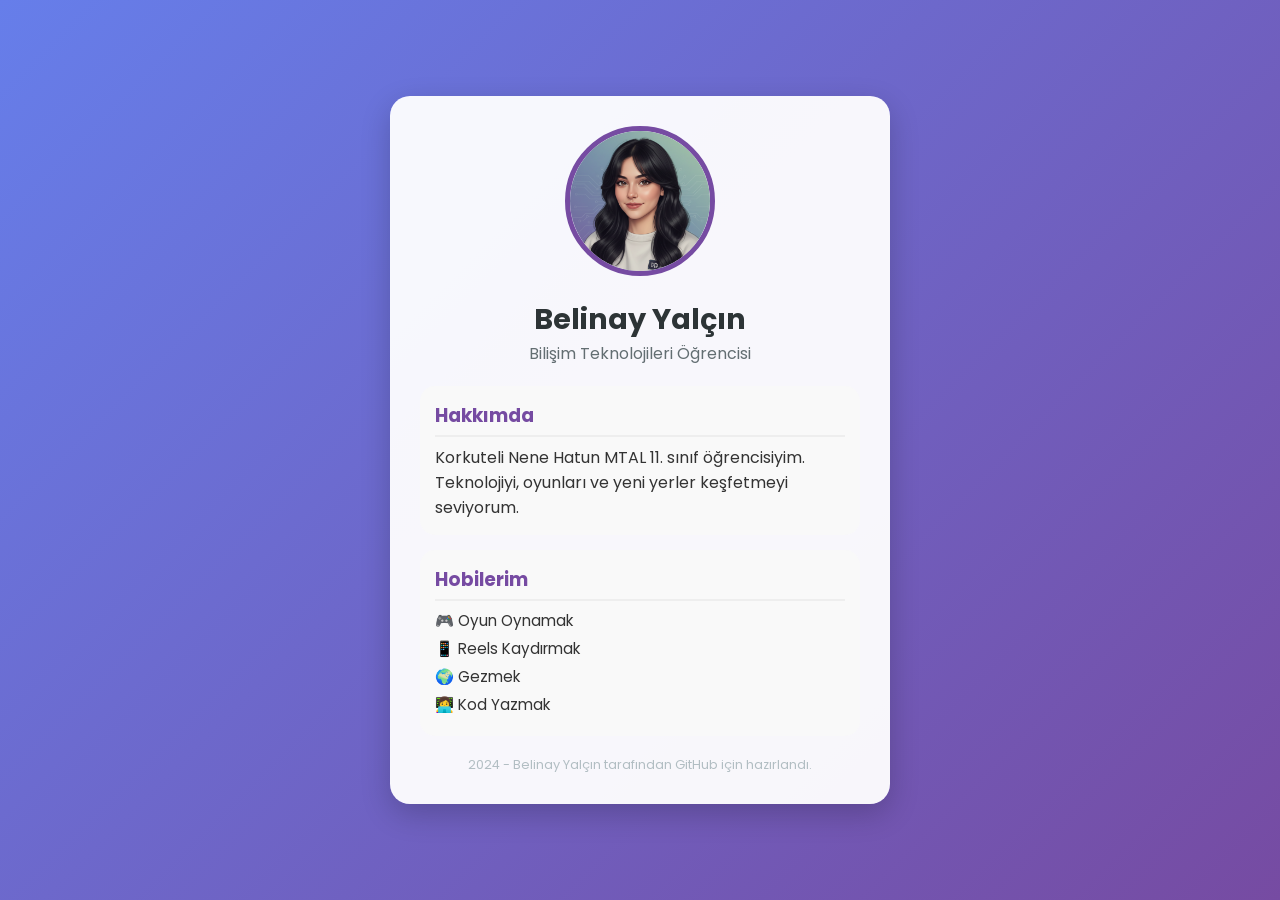
<file: index.html>
<!DOCTYPE html>
<html lang="tr">
<head>
    <meta charset="UTF-8">
    <meta name="viewport" content="width=device-width, initial-scale=1.0">
    <title>Belinay Yalçın | Portfolyo</title>
    <link rel="stylesheet" href="style.css">
    <link href="https://fonts.googleapis.com/css2?family=Poppins:wght@300;400;600&display=swap" rel="stylesheet">
</head>
<body>

    <div class="container">
        <header class="profile-card">
            <img src="profil.png" alt="Belinay Yalçın" class="profile-img">
            <h1>Belinay Yalçın</h1>
            <p class="subtitle">Bilişim Teknolojileri Öğrencisi</p>
        </header>

        <section class="content">
            <div class="card">
                <h3>Hakkımda</h3>
                <p>Korkuteli Nene Hatun MTAL 11. sınıf öğrencisiyim. Teknolojiyi, oyunları ve yeni yerler keşfetmeyi seviyorum.</p>
            </div>

            <div class="card">
                <h3>Hobilerim</h3>
                <ul class="hobi-list">
                    <li>🎮 Oyun Oynamak</li>
                    <li>📱 Reels Kaydırmak</li>
                    <li>🌍 Gezmek</li>
                    <li>👩‍💻 Kod Yazmak</li>
                </ul>
            </div>
        </section>

        <footer>
            <p>2024 - Belinay Yalçın tarafından GitHub için hazırlandı.</p>
        </footer>
    </div>

</body>
</html>
</file>
<file: style.css>
/* Genel Ayarlar */
* {
    margin: 0;
    padding: 0;
    box-sizing: border-box;
}

body {
    font-family: 'Poppins', sans-serif;
    background: linear-gradient(135deg, #667eea 0%, #764ba2 100%);
    color: #333;
    display: flex;
    justify-content: center;
    align-items: center;
    min-height: 100vh;
    padding: 20px;
}

.container {
    max-width: 500px;
    width: 100%;
    background: rgba(255, 255, 255, 0.95);
    border-radius: 20px;
    padding: 30px;
    box-shadow: 0 10px 30px rgba(0,0,0,0.2);
    text-align: center;
}

/* Profil Resmi */
.profile-img {
    width: 150px;
    height: 150px;
    border-radius: 50%;
    border: 5px solid #764ba2;
    object-fit: cover;
    margin-bottom: 15px;
    transition: transform 0.3s ease;
}

.profile-img:hover {
    transform: scale(1.05);
}

h1 {
    font-size: 1.8rem;
    color: #2d3436;
}

.subtitle {
    color: #636e72;
    font-size: 1rem;
    margin-bottom: 20px;
}

/* Kartlar */
.card {
    background: #f9f9f9;
    border-radius: 15px;
    padding: 15px;
    margin-bottom: 15px;
    text-align: left;
}

.card h3 {
    color: #764ba2;
    margin-bottom: 8px;
    border-bottom: 2px solid #eee;
    padding-bottom: 5px;
}

.hobi-list {
    list-style: none;
}

.hobi-list li {
    margin: 5px 0;
    font-size: 0.95rem;
}

footer {
    margin-top: 20px;
    font-size: 0.8rem;
    color: #b2bec3;
}
</file>
